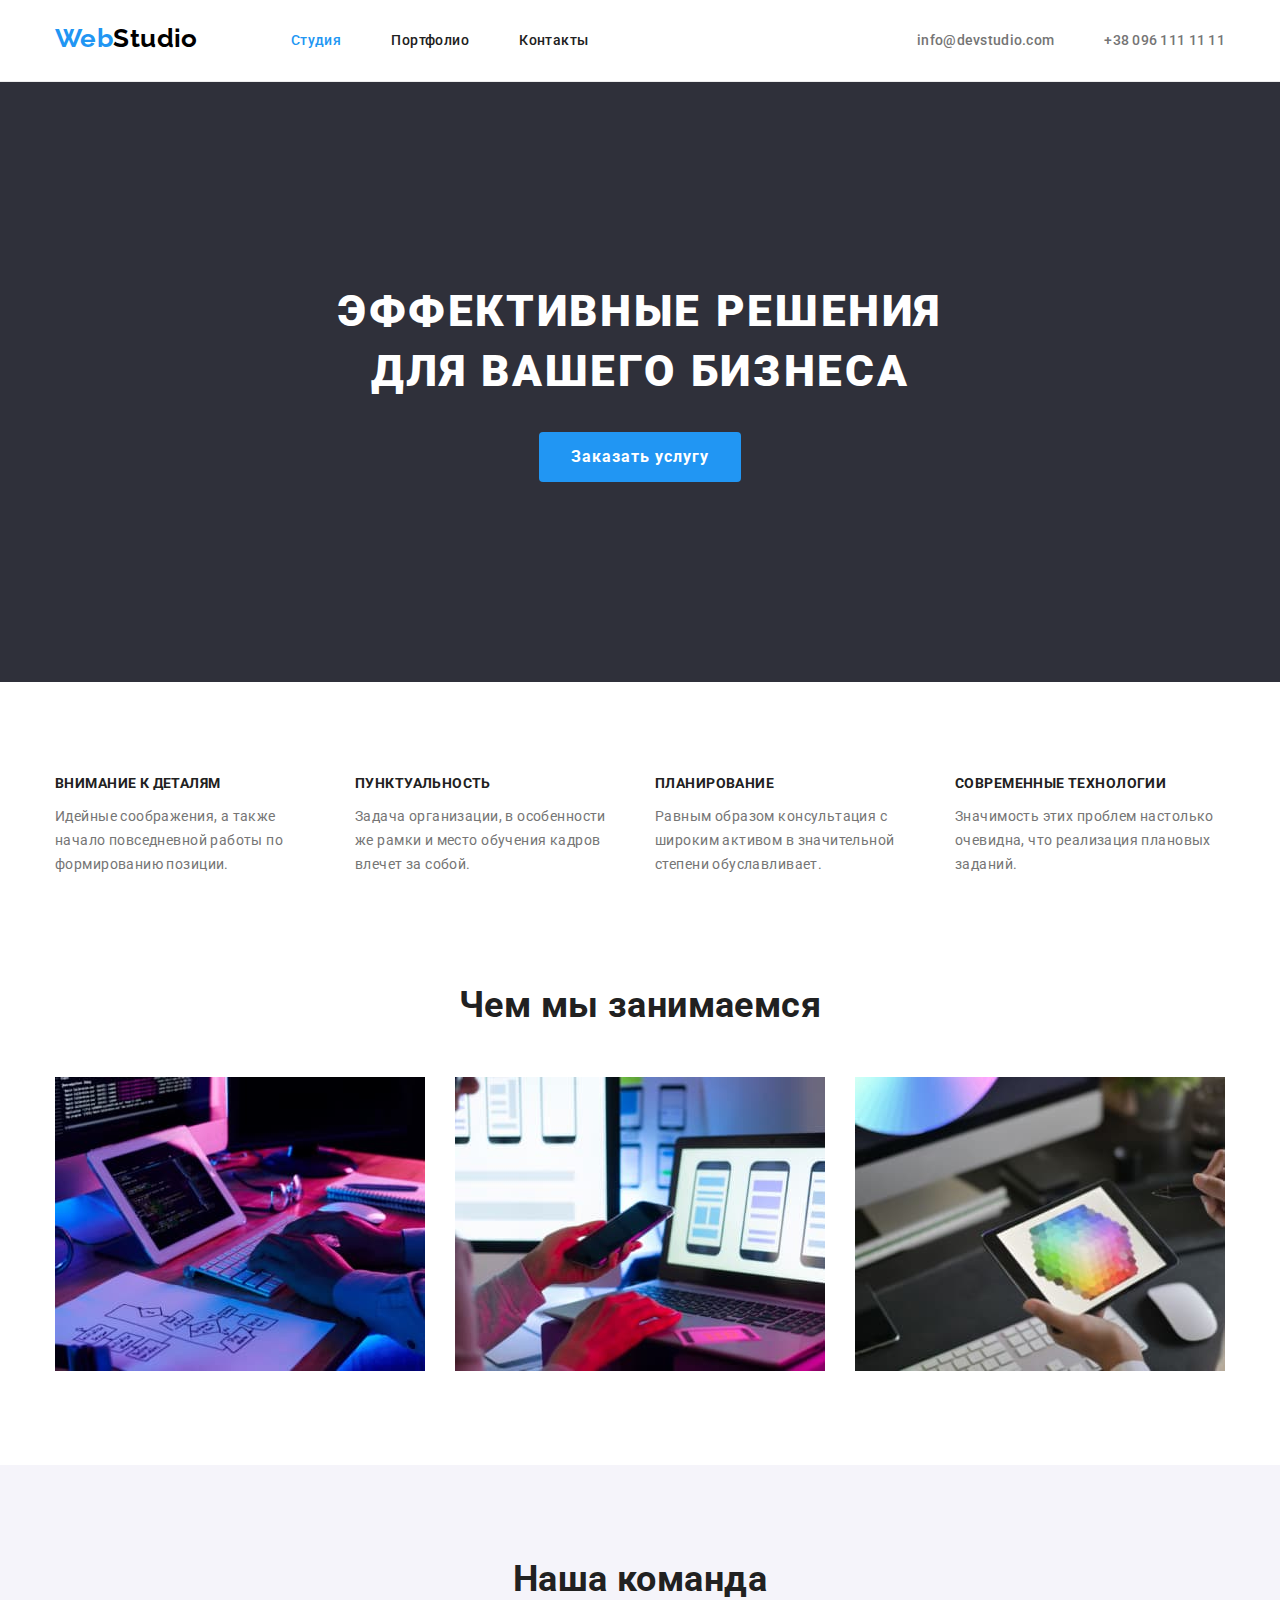
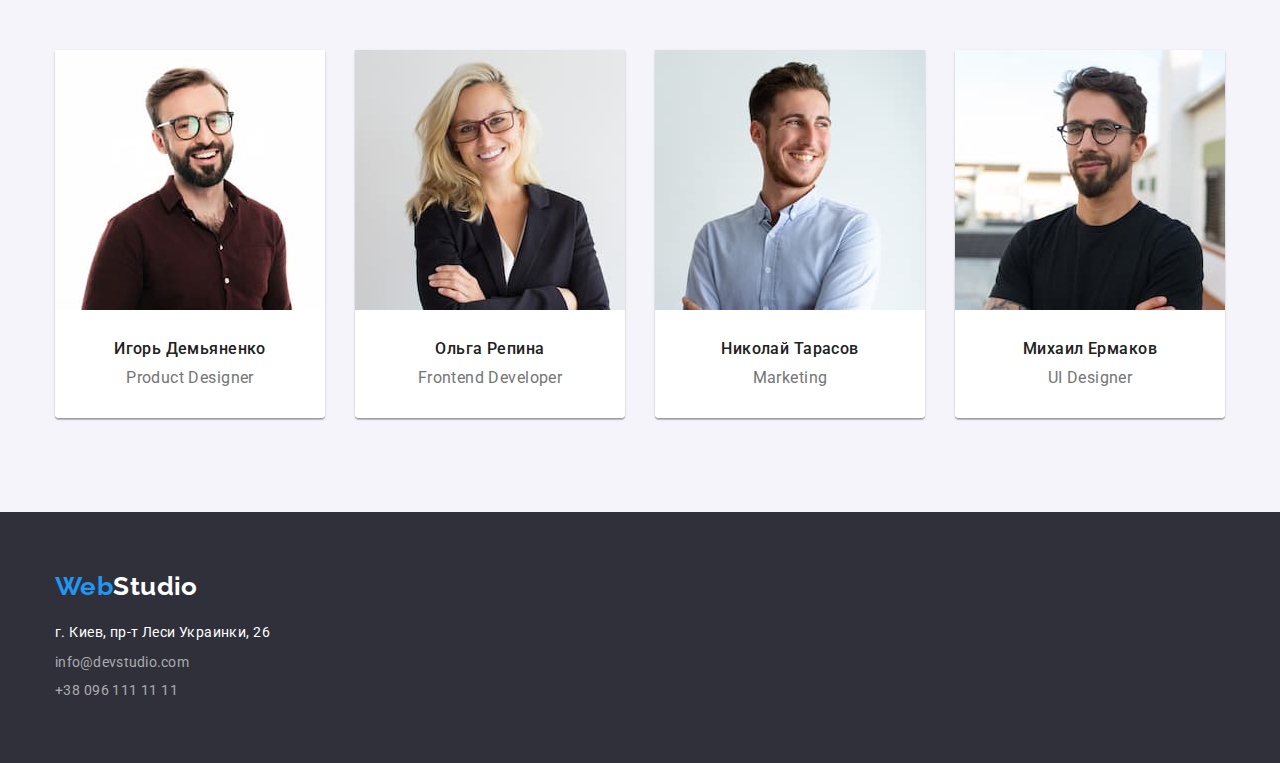
<file: index.html>
<!DOCTYPE html>
<html lang="ru">
    <head>
        <meta charset="UTF-8">
        <meta http-equiv="X-UA-Compatible" content="IE=edge">
        <meta name="viewport" content="width=device-width, initial-scale=1.0">
        <title>Cтудия</title>
        <link rel="preconnect" href="https://fonts.googleapis.com">
        <link rel="preconnect" href="https://fonts.gstatic.com" crossorigin>
        <link href="https://fonts.googleapis.com/css2?family=Raleway:wght@700&family=Roboto:wght@400;500;700;900&display=swap" rel="stylesheet">
        <link rel="stylesheet" href="https://cdnjs.cloudflare.com/ajax/libs/modern-normalize/1.1.0/modern-normalize.min.css">
        <link rel="stylesheet" href="./css/styles.css">
    </head>
    <body>
        <header class="header">
            <div class="container container-nav">
                <nav class="navigation">
                <a href="./index.html" class="header-link-logo link"><span class="logo-web">Web</span><span class="logo-studio">Studio</span></a>
                <ul class="header-list list">
                    <li class="header-item"><a href="./index.html" class="header-link link current">Студия</a></li>
                    <li class="header-item"><a href="./portfolio.html" class="header-link link">Портфолио</a></li>
                    <li class="header-item"><a href="" class="header-link link">Контакты</a></li>
                </ul>
                </nav>
                <ul class="header-contact list">
                    <li class="header-contact-item"><a href="mailto:info@devstudio.com" class="header-mail link">info@devstudio.com</a></li>
                    <li class="header-contact-item"><a href="tel:+380961111111" class="header-tel link">+38 096 111 11 11</a></li>
                </ul>
            </div>
        </header>
        <main>
            <!-- <main body hero line> --> 
                <section class="section-hero section">
                    <div class="container">
                        <h1 class="hero-title">Эффективные решения для вашего бизнеса</h1>
                        <button type="button" class="hero-button">Заказать услугу</button>
                    </div>
                </section>
            <!-- main body advantages line -->
            <section class="section">
                <div class="container">
                    <h2 class="visually-hidden">Наши преимущества</h2>
                    <ul class="adv-list list">
                        <li class="adv-item"> 
                            <h3 class="adv-title">Внимание к деталям</h3> 
                            <p class="adv-text">Идейные соображения, а также начало повседневной работы по формированию позиции.</p>
                        </li>
                        <li class="adv-item">
                            <h3 class="adv-title">Пунктуальность</h3>
                            <p class="adv-text">Задача организации, в особенности же рамки и место обучения кадров влечет за собой.</p>
                        </li>
                        <li class="adv-item">
                            <h3 class="adv-title">Планирование</h3> 
                            <p class="adv-text">Равным образом консультация с широким активом в значительной степени обуславливает.</p>
                        </li>
                        <li class="adv-item">
                            <h3 class="adv-title">Современные технологии</h3>
                            <p class="adv-text">Значимость этих проблем настолько очевидна, что реализация плановых заданий.</p>
                        </li>
                    </ul>
                </div>
            </section>            
            <!--main body works line-->
            <section class="section-works section">
                <div class="container">
                    <h2 class="works-title">Чем мы занимаемся</h2>
                    <ul class="works-list list">
                        <li class="works-item"><img src="./images/about-img-1.jpg" alt="планшет и кодинг" width="370" height="294"></li>
                        <li class="works-item"><img src="./images/about-img-2.jpg" alt="ноутбук и телефон" width="370" height="294"></li>
                        <li class="works-item"><img src="./images/about-img-3.jpg" alt="рисунок в планшете" width="370" height="294"></li>
                    </ul>
                </div>
            </section>
            <!--main body team line-->
            <section class="section-team section">
                <div class="container">
                    <h2 class="team-title">Наша команда</h2>
                    <ul class="team-list list">
                        <li class="team-list-item">
                            <img src="./images/face-1.jpg" alt="мужик в очках и рубашке" width="270" height="260">
                            <div class="team-cards">
                                <h3 class="employee-title">Игорь Демьяненко</h3>
                                <p class="position-team">Product Designer</p>
                            </div>
                        </li>
                        <li class="team-list-item">
                            <img src="./images/face-2.jpg" alt="женщина" width="270" height="260">
                            <div class="team-cards">
                                <h3 class="employee-title">Ольга Репина</h3>
                                <p class="position-team">Frontend Developer</p>
                            </div>
                        </li>
                        <li class="team-list-item">
                            <img src="./images/face-3.jpg" alt="мужик в белой рубашке" width="270" height="260">
                            <div class="team-cards">
                                <h3 class="employee-title">Николай Тарасов</h3>
                                <p class="position-team">Marketing</p>
                            </div>
                        </li>
                        <li class="team-list-item">
                            <img src="./images/face-4.jpg" alt="мужик в очках и футболке" width="270" height="260">
                            <div class="team-cards">
                                <h3 class="employee-title">Михаил Ермаков</h3>
                                <p class="position-team">UI Designer</p>
                            </div>
                        </li>
                    </ul>
                </div>
            </section>
        </main>    
        <footer class="footer">
            <div class="container">
                <a href="./index.html" class="footer-link-logo link"><span class="logo-web">Web</span><span class="logo-studio-footer">Studio</span></a>
                <address>
                <ul class="address-list list">
                    <li class="adress-item">
                        <a href="https://goo.gl/maps/8bVCaFrBpP2hShio7" target="_blank" class="footer-map-link link">г. Киев, пр-т Леси Украинки, 26</a>
                    </li>
                    <li class="adress-item">
                        <a href="mailto:info@devstudio.com" class="footer-mail link">info@devstudio.com</a>
                    </li>
                    <li class="adress-item">
                        <a href="tel:+380961111111" class="footer-tel link">+38 096 111 11 11</a>
                    </li>
                </ul>
            </address>
            </div>    
        </footer>
    </body>
</html>
</file>
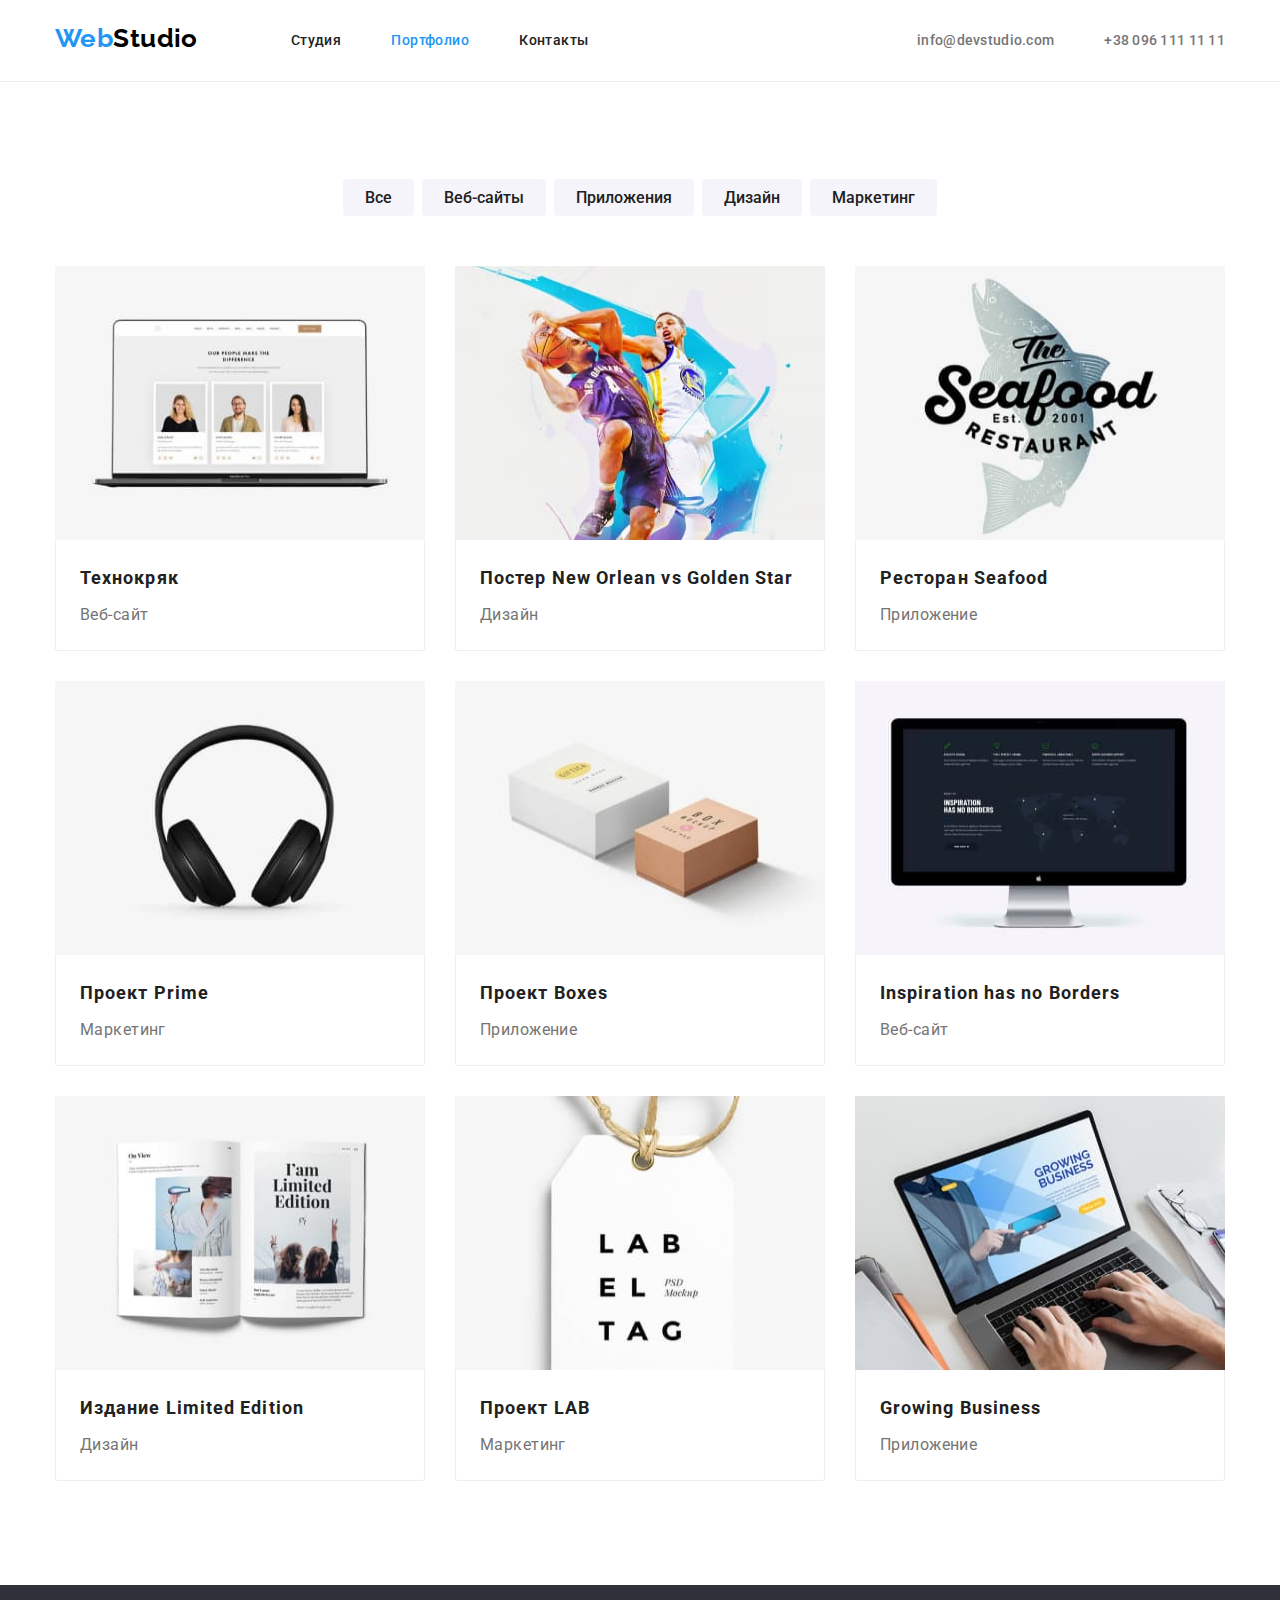
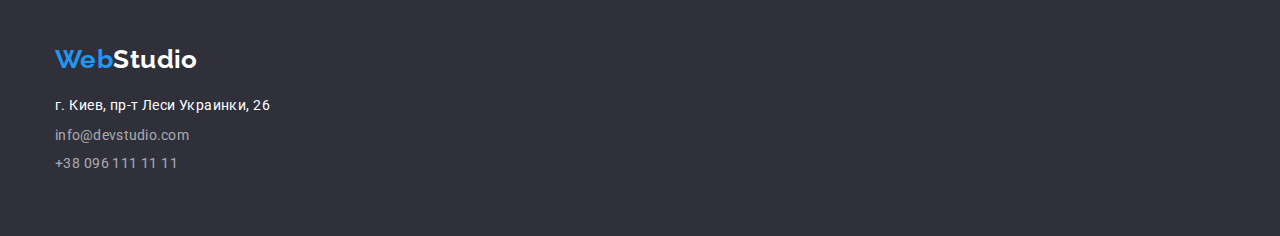
<file: portfolio.html>
<!DOCTYPE html>
<html lang="ru">
    <head>
        <meta charset="UTF-8">
        <meta http-equiv="X-UA-Compatible" content="IE=edge">
        <meta name="viewport" content="width=device-width, initial-scale=1.0">
        <title>Портфолио</title>
        <link rel="preconnect" href="https://fonts.googleapis.com">
        <link rel="preconnect" href="https://fonts.gstatic.com" crossorigin>
        <link href="https://fonts.googleapis.com/css2?family=Raleway:wght@700&family=Roboto:wght@400;500;700;900&display=swap" rel="stylesheet">
        <link rel="stylesheet" href="https://cdnjs.cloudflare.com/ajax/libs/modern-normalize/1.1.0/modern-normalize.min.css">
        <link rel="stylesheet" href="./css/styles.css">
    </head>
    <body>
        <header class="header">
            <div class="container container-nav">
                <nav class="navigation">
                <a href="./index.html" class="header-link-logo link"><span class="logo-web">Web</span><span class="logo-studio">Studio</span></a>
                <ul class="header-list list">
                    <li class="header-item"><a href="./index.html" class="header-link link">Студия</a></li>
                    <li class="header-item"><a href="./portfolio.html" class="header-link link current">Портфолио</a></li>
                    <li class="header-item"><a href="" class="header-link link">Контакты</a></li>
                </ul>
                </nav>
                <ul class="header-contact list">
                    <li class="header-contact-item"><a href="mailto:info@devstudio.com" class="header-mail link">info@devstudio.com</a></li>
                    <li class="header-contact-item"><a href="tel:+380961111111" class="header-tel link">+38 096 111 11 11</a></li>
                </ul>
            </div>
        </header>
    <main>
        <section class="services">
            <div class="container">
            <h1 class="visually-hidden">Услуги</h2>
            <ul class="services-button-list list">
                <li class="services-buttom-item">
                    <button type="button" class="services-button">Все</button>
                </li>
                <li class="services-buttom-item">
                    <button type="button" class="services-button">Веб-сайты</button>
                </li>
                <li class="services-buttom-item">
                    <button type="button" class="services-button">Приложения</button>
                </li>
                <li class="services-buttom-item">
                    <button type="button" class="services-button">Дизайн</button>
                </li>
                <li class="services-buttom-item">
                    <button type="button" class="services-button">Маркетинг</button>
                </li>
            </ul>
            <ul class="services-pics-list list">
                <li class="services-pics-item">
                    <a href="" class="services-link link">
                        <img src="./images/projects-1.jpg" alt="Технологии" width="370" height="274">
                        <div class="portfolio-cards">
                            <h2 class="sevices-title">Технокряк</h3>
                            <p class="services-text">Веб-сайт</p>
                        </div>
                    </a>
                </li>
                <li class="services-pics-item">
                    <a href="" class="services-link link">
                        <img src="./images/projects-2.jpg" alt="Технологии" width="370" height="274">
                        <div class="portfolio-cards">
                            <h2 class="sevices-title">Постер New Orlean vs Golden Star</h3>
                            <p class="services-text">Дизайн</p>
                        </div>
                    </a>
                </li>
                <li class="services-pics-item">
                    <a href="" class="services-link link">
                        <img src="./images/projects-3.jpg" alt="Технологии" width="370" height="274">
                        <div class="portfolio-cards">
                            <h2 class="sevices-title">Ресторан Seafood</h3>
                            <p class="services-text">Приложение</p>
                        </div>
                    </a>
                </li>
                <li class="services-pics-item">
                    <a href="" class="services-link link">
                        <img src="./images/projects-4.jpg" alt="Технологии" width="370" height="274">
                        <div class="portfolio-cards">
                            <h2 class="sevices-title">Проект Prime</h3>
                            <p class="services-text">Маркетинг</p>
                        </div>
                    </a>
                </li>
                <li class="services-pics-item">
                    <a href="" class="services-link link">
                        <img src="./images/projects-5.jpg" alt="Технологии" width="370" height="274">
                        <div class="portfolio-cards">
                            <h2 class="sevices-title">Проект Boxes</h3>
                            <p class="services-text">Приложение</p>
                        </div>
                    </a>
                </li>
                <li class="services-pics-item">
                    <a href="" class="services-link link">
                        <img src="./images/projects-6.jpg" alt="Технологии"width="370" height="274">
                        <div class="portfolio-cards">
                            <h2 lang="en" class="sevices-title">Inspiration has no Borders</h3>
                            <p class="services-text">Веб-сайт</p>
                        </div>
                    </a>
                </li>
                <li class="services-pics-item">
                    <a href="" class="services-link link">
                        <img src="./images/projects-7.jpg" alt="Технологии" width="370" height="274">
                        <div class="portfolio-cards">
                            <h2 class="sevices-title">Издание Limited Edition</h3>
                            <p class="services-text">Дизайн</p>
                        </div>
                    </a>
                </li>
                <li class="services-pics-item">
                    <a href="" class="services-link link">
                        <img src="./images/projects-8.jpg" alt="Технологии" width="370" height="274">
                        <div class="portfolio-cards">
                            <h2 class="sevices-title">Проект LAB</h3>
                            <p class="services-text">Маркетинг</p>
                        </div>
                    </a>
                </li>
                <li class="services-pics-item">
                    <a href="" class="services-link link">
                        <img src="./images/projects-9.jpg" alt="Технологии" width="370" height="274">
                        <div class="portfolio-cards">
                            <h2 lang="en" class="sevices-title">Growing Business</h3>
                            <p class="services-text">Приложение</p>
                        </div>
                    </a>
                </li>
            </ul>
            </div>
        </section>
    </main>
</body>
<footer class="footer">
    <div class="container">
    <a href="./index.html" class="footer-link-logo link"><span class="logo-web">Web</span><span class="logo-studio-footer">Studio</span></a>
    <address>
        <ul class="address-list list">
            <li class="adress-item">
                <a href="https://goo.gl/maps/8bVCaFrBpP2hShio7" target="_blank" class="footer-map-link link">г. Киев, пр-т Леси Украинки, 26</a>
            </li>
            <li class="adress-item">
                <a href="mailto:info@devstudio.com" class="footer-mail link">info@devstudio.com</a>
            </li>
            <li class="adress-item">
                <a href="tel:+380961111111" class="footer-tel link">+38 096 111 11 11</a>
            </li>
        </ul>
    </address> 
</div>
</footer>
</html>
</file>
<file: css/styles.css>
html {
    box-sizing: border-box;
}

*, 
*::before, 
*::after {
    box-sizing: inherit;
}

h1, h2, h3, h4, h5, h6 {
    margin: 0;
}

ul, ol {
    padding-left: 0;
    margin: 0;
}

:root {
    --title-text-color: #212121;
    --header-link-color: #212121;
    --button-services-color: #212121;
    --secondary-text-color: #757575;
    --main-text-color: #FFFFFF;
    --main-background-color: #ffffff;
    --footer-text: #ffffff;
    --button-text-color: #ffffff;
    --logo-studio-color: #000000;
    --logo-studio-alt-color: #FFFFFF;
    --hero-button-color: #ffffff;
    --hero-button-color-alt: #000000;
    --logo-web-color: #2196F3;
    --link-color: #2196F3;
    --main-button-color: #2196F3;
    --footer-text-color: rgba(255, 255, 255, 0.6);
    --hero-background-color: #2F303A;
    --footer-background-color: #2F303A;
    --button-background-color: #F5F4FA;
    --team-background-color: #F5F4FA;
    --list-right-margin: 30px;
}

body {
    margin: 0;
    font-family: 'Roboto', Tahoma sans-serif;
    color: var(--secondary-text-color);
    font-size: 14px;
    letter-spacing: 0.03em;
    background-color: var(--main-background-color);
}

img {
    display: block;
}

.visually-hidden {
    position: absolute;
    white-space: nowrap;
    width: 1px;
    height: 1px;
    overflow: hidden;
    border: 0;
    padding: 0;
    clip: rect(0 0 0 0);
    clip-path: inset(50%);
    margin: -1p;
}

.link {
    text-decoration: none;
}

.list {
    list-style: none;
    padding: 0;
    margin: 0;
}

.container {    
    width: 1200px;
    padding-left: 15px;
    padding-right: 15px;
    margin: 0 auto;
}

.section {
    padding-top: 94px;
    padding-bottom: 94px;
}

/*-----------------header body-------*/ 
.header {
    border-bottom: 1px solid #ECECEC;
}

.container-nav {
    display: flex;
    align-items: center;
}

.navigation {
    display: flex;
}

.header-link-logo {
    padding-top: 24px;
    padding-bottom: 25px;
    text-decoration: none;
    align-items: center;
    margin-right: 93px;
    font-family: 'Raleway';
}

.logo-web {
    font-family: "Raleway", sans-serif;
    font-weight: 700;
    font-size: 26px;
    line-height: 1.1;
    color: var(--logo-web-color);
}

.logo-studio {
    font-family: "Raleway", sans-serif;
    font-weight: 700;
    font-size: 26px;
    line-height: 1.1;
    color: var(--logo-studio-color);
}

.header-list {
    display: flex;
}

.header-item {
    padding-top: 32px;
    padding-bottom: 32px;
    margin-right: 50px;
}

.header-item:last-child {
    margin-right: 0;
}

.header-link {
    padding-top: 32px;
    padding-bottom: 32px;
    font-weight: 500;
    line-height: 1.1;
    color: var(--header-link-color);
}

.header-link:hover, 
.header-link:focus {
    color: var(--link-color);
}

.link.current {
    color: var(--link-color);
}

/*------header contacts-------*/

.header-contact {
    display: flex;
    justify-content: end;
    margin-left: auto;
}

.header-contact-item {
    padding-top: 32px;
    padding-bottom: 32px;
    margin-right: 50px;
}

.header-contact-item:last-child {
    margin-right: 0;
}

.header-mail {
    padding-top: 32px;
    padding-bottom: 32px;
    font-weight: 500;
    line-height: 1.14;
    letter-spacing: 0.02em;
    color: var(--secondary-text-color);
}

.header-mail:hover,
.header-mail:focus {
    color: var(--link-color)
}

.header-tel {
    padding-top: 32px;
    padding-bottom: 32px;
    font-weight: 500;
    line-height: 1.14;
    letter-spacing: 0.02em;
    color: var(--secondary-text-color);
}
.header-tel:hover,
.header-tel:focus {
    color: var(--link-color);
}

/*-------------main body hero line--------*/
.section-hero {
    background-color: var(--hero-background-color);
    text-align: center;
    padding-top: 200px;
    padding-bottom: 200px;
}

.hero-title {
    max-width: 696px;
    margin: 0 auto;
    margin-bottom: 30px;
    font-weight: 900;
    font-size: 44px;
    line-height: 1.36;
    letter-spacing: 0.06em;
    text-transform: uppercase;
    color: var(--main-text-color);
}

.hero-button {
    border-radius: 4px; 
    min-width: 200px;
    padding: 10px 32px;
    font-weight: 700;
    font-size: 16px;
    line-height: 1.87;
    border: none;
    align-items: center;
    letter-spacing: 0.06em;
    color: var(--hero-button-color);
    cursor: pointer;
    background-color: var(--main-button-color);
}

/*-------------main body advantages line--------*/

.adv-list {
    display: flex;
    flex-wrap: wrap;
}

.adv-item {
    margin-right: var(--list-right-margin);
}

.adv-item:last-child {
    margin-right: 0;
}

.adv-title {
    font-size: 14px;
    margin-bottom: 10px;
    font-weight: 700;
    line-height: 1.14;
    text-transform: uppercase;
    color: var(--title-text-color);
}

.adv-item {
    max-width: 270px;
}

.adv-text {
    line-height: 1.7;
}

/* --------------main body works line------*/

.section-works {
    padding-top: 0px;
}

.works-list {
    display: flex;
    flex-wrap: wrap;
}

.works-item {
    margin-right: var(--list-right-margin);
}

.works-item:last-child {
    margin-right: 0;
}

.works-title {
    margin-bottom: 50px;
    font-weight: 700;
    font-size: 36px;
    line-height: 1.16;
    text-align: center;
    color: var(--title-text-color);
}

/* --------------main body team line------*/

.section-team {
    background-color: var(--team-background-color);
}

.team-list {
    display: flex;
    flex-wrap: wrap;
}

.team-list-item {
    margin-right: var(--list-right-margin);
    box-shadow: 0px 1px 3px rgba(0, 0, 0, 0.12), 0px 1px 1px rgba(0, 0, 0, 0.14), 0px 2px 1px rgba(0, 0, 0, 0.2);
    border-radius: 0px 0px 4px 4px;
}

.team-list-item:last-child {
    margin-right: 0;
}

.team-cards {
    width: 270px;
    padding-top: 30px;
    padding-bottom: 30px;
    background-color: #ffffff;
    border-bottom-left-radius: 4px;
    border-bottom-right-radius: 4px;
}

.team-title {
    margin-bottom: 50px;
    font-weight: 700;
    font-size: 36px;
    line-height: 1.16;
    text-align: center;
    color: var(--title-text-color);
}

.employee-title {
    margin-bottom: 10px;
    font-weight: 500;
    font-size: 16px;
    line-height: 1.18;
    text-align: center;
    color: var(--title-text-color);
}
.position-team {
    margin: 0 auto;
    font-size: 16px;
    line-height: 1.18;
    text-align: center;    
}

/*-------------footer----------*/

.footer {
    background-color: var(--footer-background-color);
    padding-bottom: 60px;
    padding-top: 60px;
}

.footer-link-logo {
    text-decoration: none;
    align-items: center;
    font-family: 'Raleway';
    display: inline-block;
    margin-bottom: 20px;
}

.adress-item {
    margin-bottom: 9px;
}

.adress-item:last-child {
    margin-bottom: 0;
}

.logo-studio-footer {
    font-family: "Raleway", sans-serif;
    font-weight: 700;
    font-size: 26px;
    line-height: 1.1;
    color: var(--logo-studio-alt-color);
}

.footer-map-link {
    line-height: 1.7;
    color: var(--footer-text);
    font-style: normal;
}

.footer-map-link:hover, 
.footer-map-link:focus {
    color:var(--link-color);
}

.footer-mail {
    line-height: 1.14;
    letter-spacing: 0.02em;
    color: var(--footer-text-color);
    font-style: normal;
}

.footer-mail:hover,
.footer-mail:focus {
    color: var(--link-color);
}
    
.footer-tel {
    line-height: 1.7;
    color: var(--footer-text-color);
    font-style: normal;
}

.footer-tel:hover,
.footer-tel:focus {
    color: var(--link-color);
}


/*-------------PORTFOLIO--------*/

.services {
    padding-top: 97px;
    padding-bottom: 104px;
}

.services-button {
    border: none;
    border-radius: 4px;
    padding: 5.94px 22px;
    font-weight: 500;
    font-size: 16px;
    line-height: 1.6;
    text-align: center;
    display: flex;
    align-items: center;
    color: var(--button-services-color);
    cursor: pointer;
    background-color: var(--button-background-color);
}

.services-button:hover,
.services-button:focus {
    color: var(--logo-studio-alt-color);
    background-color: var(--main-button-color);
}

.services-button-list {
    justify-content: center;
    margin-bottom: 50px;
    display: flex;
    flex-wrap: wrap;
}

.services-buttom-item {
    margin-right: 8px;
    align-items: center;
    border-color: none;
}

.services-buttom-item:last-child {
    margin: 0;
}

/*-------------portfolio services------*/

.sevices-title {
    margin-bottom: 4px;
    font-weight: 700;
    font-size: 18px;
    line-height: 2;
    letter-spacing: 0.06em;
    color: var(--title-text-color);
}
.services-text {
    margin: 0 auto;
    font-size: 16px;
    line-height: 1.87;
    color: var(--secondary-text-color);
}

.services-pics-list {
    display: flex;
    flex-wrap: wrap;
    margin-right: -30px;
}

.services-pics-item {
    margin-right: 30px;
    margin-bottom: 30px;
}

.services-pics-item:nth-child(3n + 3) {
    margin-right: 0;
}

.services-pics-item:nth-last-child(-n + 3) {
    margin-bottom: 0;
}

.portfolio-cards {
    width: 370px;
    padding: 20px 24px;
    background-color: #ffffff;
    border-bottom: 1px solid #EEEEEE;
    border-left: 1px solid #EEEEEE;
    border-right: 1px solid #EEEEEE;
    border-bottom-left-radius: 3px;
    border-bottom-right-radius: 3px;
}
</file>
